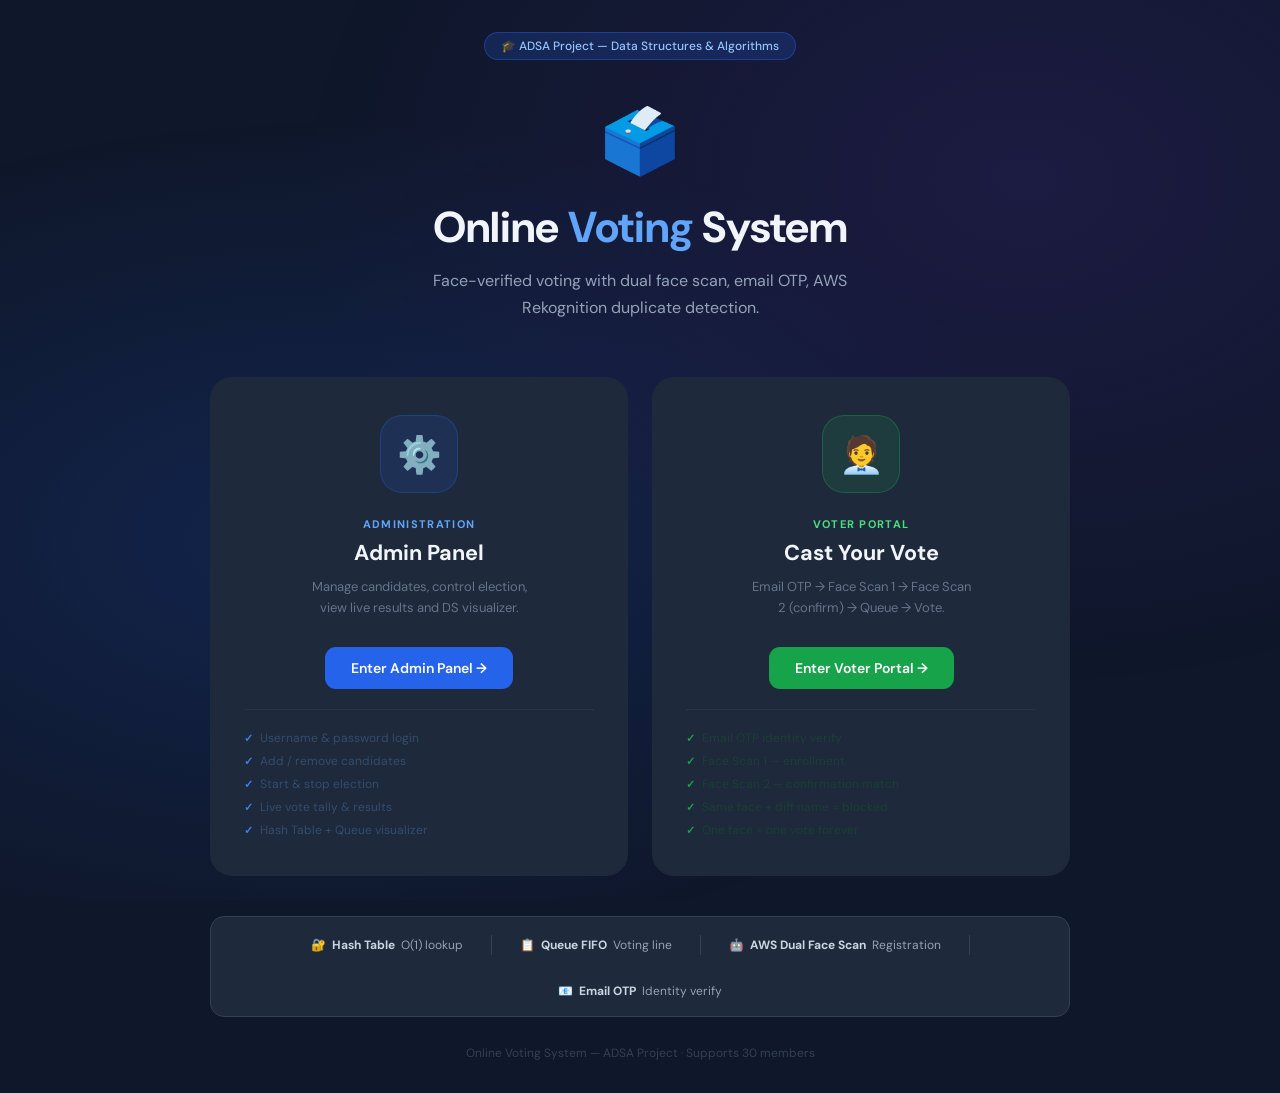
<file: index.html>
<!DOCTYPE html>
<html lang="en">
<head>
  <meta charset="UTF-8"/>
  <meta name="viewport" content="width=device-width,initial-scale=1.0"/>
  <title>Online Voting System — ADSA Project</title>
  <link href="https://fonts.googleapis.com/css2?family=DM+Sans:wght@400;500;600;700&family=DM+Mono:wght@500&display=swap" rel="stylesheet"/>
  <style>
    *,*::before,*::after{box-sizing:border-box;margin:0;padding:0}
    body{font-family:'DM Sans',sans-serif;min-height:100vh;background:#0f172a;display:flex;flex-direction:column;align-items:center;justify-content:center;padding:2rem}
    body::before{content:'';position:fixed;inset:0;background:radial-gradient(ellipse at 25% 60%,rgba(37,99,235,.18) 0%,transparent 55%),radial-gradient(ellipse at 80% 20%,rgba(124,58,237,.12) 0%,transparent 50%);pointer-events:none}
    .wrap{width:100%;max-width:860px;position:relative;z-index:1;text-align:center}
    .badge{display:inline-block;background:rgba(37,99,235,.2);border:1px solid rgba(37,99,235,.4);color:#93c5fd;font-size:12px;font-weight:500;padding:5px 16px;border-radius:999px;margin-bottom:2.5rem}
    .hi{font-size:64px;display:block;margin-bottom:1rem}
    h1{font-size:2.7rem;font-weight:700;color:#f1f5f9;margin-bottom:.75rem}
    h1 em{color:#60a5fa;font-style:normal}
    .sub{font-size:16px;color:#94a3b8;max-width:500px;margin:0 auto 3.5rem;line-height:1.7}
    .cards{display:grid;grid-template-columns:1fr 1fr;gap:1.5rem;margin-bottom:2.5rem}
    .card{background:#1e293b;border:2px solid #1e293b;border-radius:22px;padding:2.25rem 2rem;text-align:center;text-decoration:none;display:flex;flex-direction:column;align-items:center;transition:transform .2s,border-color .2s,box-shadow .2s}
    .card:hover{transform:translateY(-5px)}
    .card.admin:hover{border-color:#3b82f6;box-shadow:0 24px 60px rgba(37,99,235,.28)}
    .card.voter:hover{border-color:#22c55e;box-shadow:0 24px 60px rgba(34,197,94,.22)}
    .ci{width:78px;height:78px;border-radius:22px;display:flex;align-items:center;justify-content:center;font-size:36px;margin-bottom:1.5rem}
    .admin .ci{background:rgba(37,99,235,.15);border:1px solid rgba(37,99,235,.3)}
    .voter .ci{background:rgba(34,197,94,.12);border:1px solid rgba(34,197,94,.25)}
    .role{font-size:11px;font-weight:700;text-transform:uppercase;letter-spacing:.12em;margin-bottom:8px}
    .admin .role{color:#60a5fa}.voter .role{color:#4ade80}
    .ctitle{font-size:1.35rem;font-weight:700;color:#f1f5f9;margin-bottom:10px}
    .cdesc{font-size:13px;color:#64748b;line-height:1.6;margin-bottom:1.75rem;max-width:220px}
    .cbtn{display:inline-block;padding:12px 26px;border-radius:11px;font-size:14px;font-weight:600;border:none;cursor:pointer;font-family:'DM Sans',sans-serif;text-decoration:none}
    .admin .cbtn{background:#2563eb;color:#fff}
    .voter .cbtn{background:#16a34a;color:#fff}
    .feats{margin-top:1.25rem;width:100%;border-top:1px solid rgba(255,255,255,.05);padding-top:1.25rem;text-align:left;display:flex;flex-direction:column;gap:7px}
    .feat{font-size:12px;display:flex;align-items:center;gap:7px}
    .feat::before{content:'✓';font-size:11px;font-weight:700}
    .admin .feat{color:#334d6e}.admin .feat::before{color:#3b82f6}
    .voter .feat{color:#1a4033}.voter .feat::before{color:#16a34a}
    .strip{background:#1e293b;border:1px solid #334155;border-radius:14px;padding:1.1rem 1.5rem;display:flex;align-items:center;justify-content:center;gap:1.75rem;flex-wrap:wrap}
    .si{font-size:12px;color:#94a3b8;display:flex;align-items:center;gap:6px}
    .si strong{color:#cbd5e1}
    .sep{width:1px;height:20px;background:#334155}
    .foot{margin-top:1.75rem;font-size:12px;color:#334155}
    @media(max-width:580px){.cards{grid-template-columns:1fr}h1{font-size:2rem}.sep{display:none}}
  </style>
</head>
<body>
<div class="wrap">
  <div class="badge">🎓 ADSA Project — Data Structures &amp; Algorithms</div>
  <span class="hi">🗳️</span>
  <h1>Online <em>Voting</em> System</h1>
  <p class="sub">Face-verified voting with dual face scan, email OTP, AWS Rekognition duplicate detection.</p>
  <div class="cards">
    <a class="card admin" href="admin.html">
      <div class="ci">⚙️</div>
      <div class="role">Administration</div>
      <div class="ctitle">Admin Panel</div>
      <div class="cdesc">Manage candidates, control election, view live results and DS visualizer.</div>
      <div class="cbtn">Enter Admin Panel →</div>
      <div class="feats">
        <div class="feat">Username &amp; password login</div>
        <div class="feat">Add / remove candidates</div>
        <div class="feat">Start &amp; stop election</div>
        <div class="feat">Live vote tally &amp; results</div>
        <div class="feat">Hash Table + Queue visualizer</div>
      </div>
    </a>
    <a class="card voter" href="voter.html">
      <div class="ci">🧑‍💼</div>
      <div class="role">Voter Portal</div>
      <div class="ctitle">Cast Your Vote</div>
      <div class="cdesc">Email OTP → Face Scan 1 → Face Scan 2 (confirm) → Queue → Vote.</div>
      <div class="cbtn">Enter Voter Portal →</div>
      <div class="feats">
        <div class="feat">Email OTP identity verify</div>
        <div class="feat">Face Scan 1 — enrollment</div>
        <div class="feat">Face Scan 2 — confirmation match</div>
        <div class="feat">Same face + diff name = blocked</div>
        <div class="feat">One face = one vote forever</div>
      </div>
    </a>
  </div>
  <div class="strip">
    <div class="si">🔐 <strong>Hash Table</strong> O(1) lookup</div>
    <div class="sep"></div>
    <div class="si">📋 <strong>Queue FIFO</strong> Voting line</div>
    <div class="sep"></div>
    <div class="si">🤖 <strong>AWS Dual Face Scan</strong> Registration</div>
    <div class="sep"></div>
    <div class="si">📧 <strong>Email OTP</strong> Identity verify</div>
  </div>
  <div class="foot">Online Voting System — ADSA Project · Supports 30 members</div>
</div>
</body>
</html>
</file>
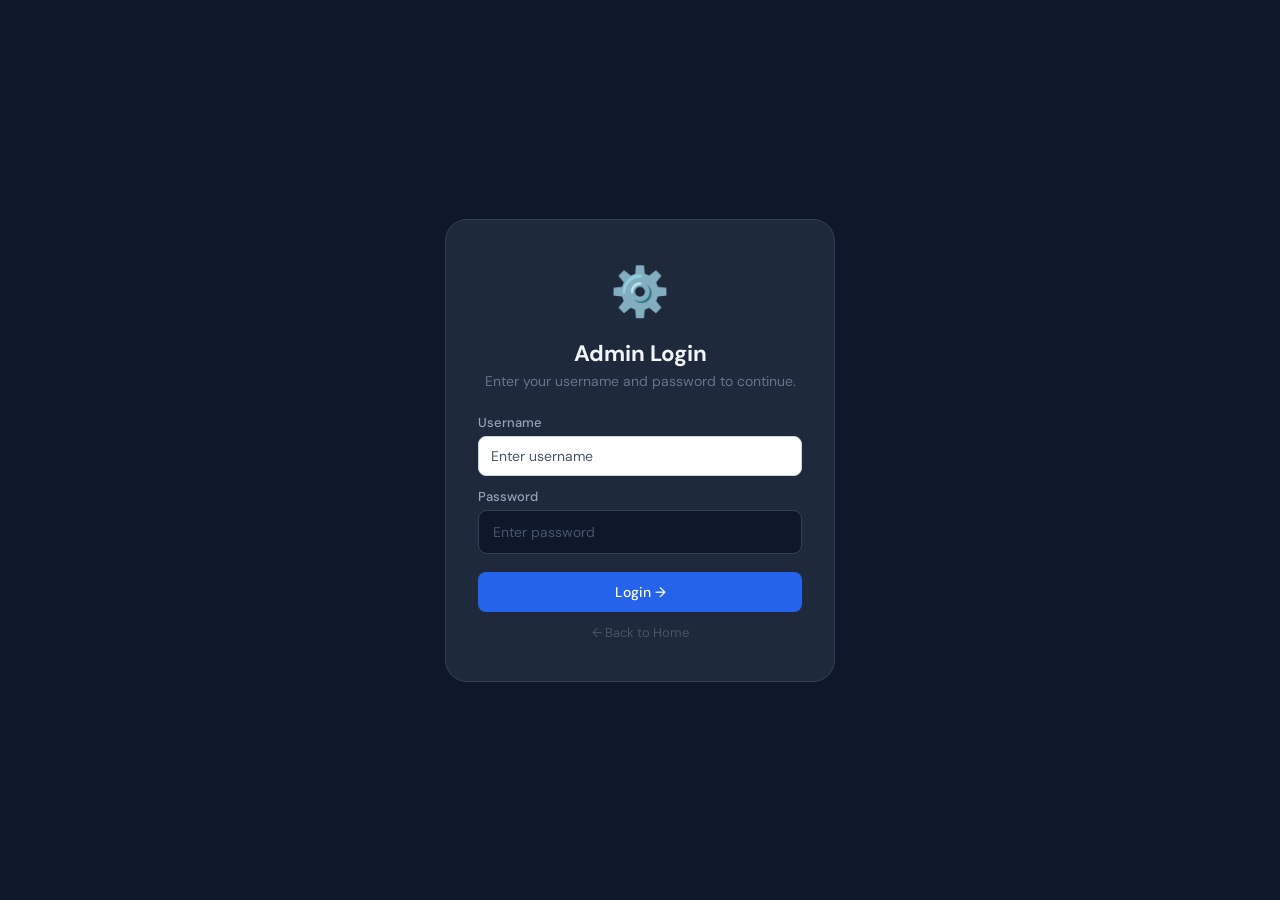
<file: admin.html>
<!DOCTYPE html>
<html lang="en">
<head>
  <meta charset="UTF-8"/>
  <meta name="viewport" content="width=device-width,initial-scale=1.0"/>
  <title>Admin Panel — Voting System</title>
  <link href="https://fonts.googleapis.com/css2?family=DM+Sans:wght@400;500;600;700&family=DM+Mono:wght@400;500&display=swap" rel="stylesheet"/>
  <style>
*,*::before,*::after{box-sizing:border-box;margin:0;padding:0}
html,body{height:100%}
body{font-family:'DM Sans',sans-serif;font-size:15px;color:#1e293b;background:#f1f5f9}
#login-screen{position:fixed;inset:0;background:#0f172a;display:flex;align-items:center;justify-content:center;padding:2rem;z-index:100}
.login-card{background:#1e293b;border:1px solid #334155;border-radius:22px;padding:2.5rem 2rem;width:100%;max-width:390px;text-align:center}
.licon{font-size:48px;margin-bottom:1rem}
.login-card h2{font-size:1.4rem;font-weight:700;color:#f1f5f9;margin-bottom:4px}
.lsub{font-size:14px;color:#64748b;margin-bottom:1.5rem}
.login-card label{display:block;text-align:left;font-size:13px;font-weight:500;color:#94a3b8;margin-bottom:5px;margin-top:12px}
.login-card input{width:100%;height:44px;padding:0 14px;background:#0f172a;border:1px solid #334155;border-radius:9px;color:#f1f5f9;font-family:'DM Sans',sans-serif;font-size:14px;outline:none;transition:border-color .15s}
.login-card input:focus{border-color:#3b82f6}
.login-card input::placeholder{color:#475569}
.full{width:100%;margin-top:18px}
.back-link{display:block;margin-top:12px;font-size:13px;color:#475569;text-decoration:none}
.back-link:hover{color:#94a3b8}
#shell{display:flex;width:100%;min-height:100vh}
.sidebar{width:240px;background:#0f172a;display:flex;flex-direction:column;position:fixed;top:0;left:0;bottom:0;z-index:10}
.brand{padding:16px 18px;border-bottom:1px solid rgba(255,255,255,.07)}
.back-home{font-size:12px;color:rgba(255,255,255,.3);text-decoration:none;display:block;margin-bottom:12px}
.back-home:hover{color:rgba(255,255,255,.65)}
.brand-row{display:flex;align-items:center;gap:11px}
.brand-icon{font-size:26px}
.brand-name{font-size:14px;font-weight:600;color:#fff}
.brand-sub{font-size:11px;color:rgba(255,255,255,.3);margin-top:1px}
.nav{flex:1;padding:12px 10px;display:flex;flex-direction:column;gap:2px}
.nb{display:flex;align-items:center;gap:10px;padding:10px 12px;border-radius:9px;border:none;background:transparent;color:rgba(255,255,255,.45);font-family:'DM Sans',sans-serif;font-size:14px;cursor:pointer;text-align:left;transition:all .15s;width:100%}
.nb span{font-size:16px;width:20px;text-align:center}
.nb:hover{background:rgba(255,255,255,.07);color:rgba(255,255,255,.85)}
.nb.active{background:rgba(37,99,235,.28);color:#fff;font-weight:500}
.sidebar-foot{padding:14px 16px;border-top:1px solid rgba(255,255,255,.07);display:flex;flex-direction:column;gap:8px}
.status-row{display:flex;align-items:center;gap:8px}
.dot{width:8px;height:8px;border-radius:50%;background:#334155;transition:all .3s;flex-shrink:0}
.dot.on{background:#4ade80;box-shadow:0 0 7px #4ade80}
.s-txt{font-size:13px;color:rgba(255,255,255,.4)}
.portal-link{font-size:12px;color:#60a5fa;text-decoration:none;padding:7px 10px;border:1px solid rgba(96,165,250,.25);border-radius:8px;text-align:center;transition:all .15s}
.portal-link:hover{background:rgba(96,165,250,.1)}
.logout-btn{background:rgba(239,68,68,.1);border:1px solid rgba(239,68,68,.25);color:#f87171;border-radius:8px;padding:7px;font-family:'DM Sans',sans-serif;font-size:12px;cursor:pointer;transition:all .15s;text-align:center}
.logout-btn:hover{background:rgba(239,68,68,.2)}
.main{margin-left:240px;flex:1;padding:2rem 2.25rem;min-height:100vh}
.tab{display:none}.tab.active{display:block}
.ph{margin-bottom:1.5rem}.ph h1{font-size:1.5rem;font-weight:700;color:#0f172a}.ph p{font-size:14px;color:#64748b;margin-top:3px}
.stats{display:grid;grid-template-columns:repeat(4,1fr);gap:12px;margin-bottom:1.25rem}
.stat{background:#fff;border:1px solid #e2e8f0;border-radius:12px;padding:1rem 1.2rem;box-shadow:0 1px 2px rgba(0,0,0,.04)}
.sn{font-size:1.9rem;font-weight:700;color:#0f172a;line-height:1}
.sl{font-size:12px;color:#94a3b8;margin-top:5px}
.card{background:#fff;border:1px solid #e2e8f0;border-radius:12px;padding:1.2rem 1.4rem;box-shadow:0 1px 2px rgba(0,0,0,.04)}
.ch{font-size:12px;font-weight:600;color:#94a3b8;text-transform:uppercase;letter-spacing:.06em;margin-bottom:1rem;display:flex;align-items:center;gap:8px;flex-wrap:wrap}
.mt12{margin-top:12px}.mb12{margin-bottom:12px}
input[type=text],input[type=number]{height:40px;padding:0 12px;border:1px solid #cbd5e1;border-radius:8px;font-family:'DM Sans',sans-serif;font-size:14px;color:#1e293b;background:#fff;outline:none;transition:border-color .15s,box-shadow .15s;width:100%}
input:focus{border-color:#3b82f6;box-shadow:0 0 0 3px rgba(59,130,246,.1)}
input::placeholder{color:#94a3b8}
.irow{display:flex;gap:8px;flex-wrap:wrap}.irow input{flex:1;min-width:120px}
.frow{display:flex;align-items:center;gap:12px;flex-wrap:wrap}
.fl{font-size:13px;font-weight:500;color:#64748b;white-space:nowrap}
.btnrow{display:flex;gap:8px;flex-wrap:wrap}
.btn{height:40px;padding:0 16px;border-radius:8px;font-family:'DM Sans',sans-serif;font-size:14px;font-weight:500;cursor:pointer;border:none;white-space:nowrap;transition:all .15s}
.btn-green{background:#16a34a;color:#fff}.btn-green:hover{background:#15803d}
.btn-blue{background:#2563eb;color:#fff}.btn-blue:hover{background:#1d4ed8}
.btn-red{background:#dc2626;color:#fff}.btn-red:hover{background:#b91c1c}
.btn-outline{background:#fff;color:#374151;border:1px solid #d1d5db}.btn-outline:hover{background:#f8fafc}
.btn-outline-red{height:40px;padding:0 16px;border-radius:8px;font-family:'DM Sans',sans-serif;font-size:14px;font-weight:500;cursor:pointer;background:#fff;color:#dc2626;border:1px solid #fca5a5}
.btn-sm{height:32px;padding:0 10px;font-size:12px}
.msg{font-size:13px;border-radius:7px;min-height:0;padding:0}.msg:not(:empty){padding:8px 12px;margin-top:8px}
.msg-ok{background:#f0fdf4;color:#15803d;border:1px solid #bbf7d0}
.msg-err{background:#fef2f2;color:#dc2626;border:1px solid #fecaca}
.msg-info{background:#eff6ff;color:#2563eb;border:1px solid #bfdbfe}
.muted{color:#94a3b8;font-size:13px}
.empty{color:#94a3b8;font-size:13px;padding:1.25rem;text-align:center}
.tbl{width:100%;border-collapse:collapse;font-size:13px}
.tbl th{text-align:left;padding:7px 10px;font-size:11px;font-weight:600;color:#94a3b8;text-transform:uppercase;letter-spacing:.05em;border-bottom:1px solid #f1f5f9}
.tbl td{padding:9px 10px;border-bottom:1px solid #f8fafc;vertical-align:middle}
.tbl tr:last-child td{border-bottom:none}
.badge{display:inline-block;padding:2px 9px;border-radius:999px;font-size:11px;font-weight:500}
.badge-yes{background:#f0fdf4;color:#16a34a}.badge-no{background:#fffbeb;color:#d97706}
.face-thumb{width:36px;height:36px;border-radius:50%;object-fit:cover;border:2px solid #e2e8f0}
.no-face{width:36px;height:36px;border-radius:50%;background:#f1f5f9;border:2px solid #e2e8f0;display:inline-flex;align-items:center;justify-content:center;font-size:18px}
.pill{background:#eff6ff;color:#2563eb;font-size:11px;padding:2px 8px;border-radius:999px;font-family:'DM Mono',monospace;text-transform:none;letter-spacing:0;font-weight:500}
.ds-desc{font-size:13px;color:#64748b;margin-bottom:1rem;line-height:1.6}
.ds-desc code{font-family:'DM Mono',monospace;background:#f1f5f9;padding:2px 7px;border-radius:4px;font-size:12px}
.hash-grid{display:flex;flex-wrap:wrap;gap:6px}
.hb{text-align:center;min-width:54px}
.hb-lbl{font-size:10px;color:#94a3b8;font-family:'DM Mono',monospace;margin-bottom:3px}
.hb-box{background:#f8fafc;border:1px solid #e2e8f0;border-radius:6px;padding:4px 5px;min-height:32px;font-size:10px;font-family:'DM Mono',monospace;color:#94a3b8;display:flex;flex-direction:column;align-items:center;justify-content:center;gap:2px}
.hb-box.filled{background:#eff6ff;border-color:#93c5fd;color:#2563eb}
.queue-row{display:flex;flex-wrap:wrap;align-items:flex-end;gap:6px;min-height:42px}
.qb{background:#eff6ff;border:1px solid #93c5fd;border-radius:8px;padding:7px 12px;font-size:13px;color:#1d4ed8;font-weight:500}
.qb-lbl{font-size:10px;color:#94a3b8;font-family:'DM Mono',monospace;text-align:center;margin-top:3px}
.q-arrow{color:#94a3b8;font-size:20px;padding-bottom:4px}
.algo-grid{display:grid;grid-template-columns:repeat(3,1fr);gap:12px;margin-top:6px}
.abox{background:#f8fafc;border:1px solid #e2e8f0;border-radius:10px;padding:1rem}
.an{font-size:13px;font-weight:600;color:#1e293b;margin-bottom:4px}
.ab{font-size:1rem;font-weight:700;color:#2563eb;font-family:'DM Mono',monospace;margin-bottom:6px}
.ad{font-size:12px;color:#64748b;line-height:1.5}
.bar-row{display:flex;align-items:center;gap:10px;margin-bottom:10px}
.bn{width:130px;font-size:13px;font-weight:500;overflow:hidden;text-overflow:ellipsis;white-space:nowrap;flex-shrink:0}
.bt{flex:1;height:26px;background:#f1f5f9;border-radius:6px;overflow:hidden}
.bf{height:100%;border-radius:6px;display:flex;align-items:center;padding-left:10px;transition:width .5s}
.bf span{font-size:12px;font-weight:500;color:#fff}
.bp{font-size:12px;color:#94a3b8;width:34px;text-align:right;flex-shrink:0}
  </style>
</head>
<body>

<!-- LOGIN -->
<div id="login-screen">
  <div class="login-card">
    <div class="licon">⚙️</div>
    <h2>Admin Login</h2>
    <p class="lsub">Enter your username and password to continue.</p>
    <label>Username</label>
    <input type="text" id="l-user" placeholder="Enter username" autocomplete="username"/>
    <label>Password</label>
    <input type="password" id="l-pass" placeholder="Enter password" autocomplete="current-password"/>
    <button class="btn btn-blue full" onclick="doLogin()">Login →</button>
    <div id="l-msg" class="msg"></div>
    <a href="index.html" class="back-link">← Back to Home</a>
  </div>
</div>

<!-- ADMIN SHELL -->
<div id="shell" style="display:none">
  <aside class="sidebar">
    <div class="brand">
      <a href="index.html" class="back-home">← Home</a>
      <div class="brand-row">
        <div class="brand-icon">⚙️</div>
        <div>
          <div class="brand-name">Admin Panel</div>
          <div class="brand-sub">Voting System</div>
        </div>
      </div>
    </div>
    <nav class="nav">
      <button class="nb active" data-tab="dashboard"><span>📊</span>Dashboard</button>
      <button class="nb" data-tab="candidates"><span>🧑‍💼</span>Candidates</button>
      <button class="nb" data-tab="voters"><span>👥</span>Voters</button>
      <button class="nb" data-tab="results"><span>📈</span>Results</button>
      <button class="nb" data-tab="ds"><span>🔬</span>Data Structures</button>
    </nav>
    <div class="sidebar-foot">
      <div class="status-row"><div class="dot" id="s-dot"></div><span id="s-txt" class="s-txt">Inactive</span></div>
      <a href="voter.html" target="_blank" class="portal-link">🧑‍💼 Voter Portal ↗</a>
      <button class="logout-btn" onclick="doLogout()">🚪 Logout</button>
    </div>
  </aside>
  <main class="main">
    <!-- DASHBOARD -->
    <div class="tab active" id="tab-dashboard">
      <div class="ph"><h1>Dashboard</h1><p>Election overview and control.</p></div>
      <div class="stats">
        <div class="stat"><div class="sn" id="d-voters">0</div><div class="sl">Registered Voters</div></div>
        <div class="stat"><div class="sn" id="d-cands">0</div><div class="sl">Candidates</div></div>
        <div class="stat"><div class="sn" id="d-votes">0</div><div class="sl">Votes Cast</div></div>
        <div class="stat"><div class="sn" id="d-turnout">0%</div><div class="sl">Turnout</div></div>
      </div>
      <div class="card">
        <div class="ch">Election Control</div>
        <div class="frow">
          <label class="fl">Election Title</label>
          <input type="text" id="e-title" placeholder="e.g. Class President 2025" style="max-width:300px"/>
        </div>
        <div class="btnrow mt12">
          <button class="btn btn-green" id="btn-toggle" onclick="toggleElection()">▶ Start Election</button>
          <button class="btn btn-outline-red" onclick="resetAll()">🗑 Reset All</button>
        </div>
        <div id="ctrl-msg" class="msg"></div>
      </div>
      <div class="card mt12">
        <div class="ch">Live Vote Tally</div>
        <div id="dash-bars"><p class="muted">No votes yet.</p></div>
      </div>
    </div>
    <!-- CANDIDATES -->
    <div class="tab" id="tab-candidates">
      <div class="ph"><h1>Candidates</h1><p>Add candidates before starting the election.</p></div>
      <div class="card">
        <div class="ch">Add Candidate</div>
        <div class="irow">
          <input type="text" id="c-name" placeholder="Full name"/>
          <input type="text" id="c-party" placeholder="Party / Group"/>
          <button class="btn btn-blue" onclick="addCand()">+ Add</button>
        </div>
        <div id="c-msg" class="msg"></div>
        <table class="tbl mt12">
          <thead><tr><th>#</th><th>Name</th><th>Party</th><th>Votes</th><th></th></tr></thead>
          <tbody id="c-body"><tr><td colspan="5" class="empty">No candidates yet.</td></tr></tbody>
        </table>
      </div>
    </div>
    <!-- VOTERS -->
    <div class="tab" id="tab-voters">
      <div class="ph"><h1>Voters</h1><p>All registered voters. Max 30 members.</p></div>
      <div class="card">
        <div class="irow mb12">
          <input type="text" id="v-search" placeholder="Search by name, Voter ID or phone…" oninput="renderVoters()" style="max-width:380px"/>
          <span class="muted" id="v-count"></span>
        </div>
        <table class="tbl">
          <thead><tr><th>Voter ID</th><th>Name</th><th>Email</th><th>Face</th><th>Hash Bucket</th><th>Status</th></tr></thead>
          <tbody id="v-body"><tr><td colspan="6" class="empty">No voters yet.</td></tr></tbody>
        </table>
      </div>
    </div>
    <!-- RESULTS -->
    <div class="tab" id="tab-results">
      <div class="ph"><h1>Live Results</h1><p>Real-time vote counts.</p></div>
      <div class="stats" style="grid-template-columns:repeat(3,1fr)">
        <div class="stat"><div class="sn" id="r-total">0</div><div class="sl">Total Votes</div></div>
        <div class="stat"><div class="sn" id="r-lead" style="font-size:1rem;line-height:1.4">—</div><div class="sl">Leading</div></div>
        <div class="stat"><div class="sn" id="r-turn">0%</div><div class="sl">Turnout</div></div>
      </div>
      <div class="card mt12">
        <div class="ch">Results Chart</div>
        <div id="r-bars"><p class="muted">No votes yet.</p></div>
      </div>
      <div class="card mt12">
        <div class="ch">Search Candidate <span class="pill">Linear Search O(n)</span></div>
        <input type="text" id="r-search" oninput="searchCand()" placeholder="Type candidate name…" style="max-width:300px"/>
        <div id="r-out" class="mt12"></div>
      </div>
    </div>
    <!-- DATA STRUCTURES -->
    <div class="tab" id="tab-ds">
      <div class="ph"><h1>Data Structures</h1><p>Live visualization of algorithms powering this system.</p></div>
      <div class="card">
        <div class="ch">🔐 Hash Table — Voter Registry <span class="pill">O(1) lookup</span></div>
        <p class="ds-desc">Voter IDs hashed via <code>hash = Σ(char×31ⁱ) mod 16</code> into 16 buckets.</p>
        <div id="ds-hash" class="hash-grid"></div>
      </div>
      <div class="card mt12">
        <div class="ch">📋 Queue — Voting Line <span class="pill">FIFO</span></div>
        <div id="ds-queue" class="queue-row"><span class="muted">Queue is empty.</span></div>
      </div>
    </div>
  </main>
</div>

<script>
// ── Credentials (edit here) ──────────────────────────────────────────────────
var ADMIN_USERNAME = "jahnavy";
var ADMIN_PASSWORD = "admin123";

var COLORS = ['#2563eb','#16a34a','#dc2626','#9333ea','#d97706','#0891b2','#be185d'];
var STORE  = 'ovs_v8';

// ── DB ────────────────────────────────────────────────────────────────────────
var DB = {
  _def: function() {
    return {
      election:   { is_active: false, title: 'General Election 2025' },
      candidates: {}, voters: {}, queue: [], votes_log: [], next_id: 1001
    };
  },
  get: function() {
    try {
      var d = JSON.parse(localStorage.getItem(STORE) || 'null');
      if (!d) return this._def();
      d.queue = d.queue || []; d.votes_log = d.votes_log || [];
      d.candidates = d.candidates || {}; d.voters = d.voters || {};
      return d;
    } catch(e) { return this._def(); }
  },
  save: function(d) { localStorage.setItem(STORE, JSON.stringify(d)); },
  clear: function() { localStorage.removeItem(STORE); }
};

function hashId(id) {
  var h = 0;
  for (var i = 0; i < id.length; i++) h = (h * 31 + id.charCodeAt(i)) % 16;
  return h;
}

function setMsg(id, text, type) {
  var el = document.getElementById(id);
  if (el) { el.textContent = text; el.className = 'msg msg-' + type; }
}

// ── Login ─────────────────────────────────────────────────────────────────────
function doLogin() {
  var user = document.getElementById('l-user').value.trim();
  var pass = document.getElementById('l-pass').value;
  var msg  = document.getElementById('l-msg');
  if (user === ADMIN_USERNAME && pass === ADMIN_PASSWORD) {
    sessionStorage.setItem('adminOk', '1');
    showAdminShell();
  } else {
    msg.textContent = '❌ Incorrect username or password.';
    msg.className = 'msg msg-err';
  }
}

function showAdminShell() {
  document.getElementById('login-screen').style.display = 'none';
  document.getElementById('shell').style.display        = 'flex';
  renderDash(); renderCands();
}

function doLogout() {
  sessionStorage.removeItem('adminOk');
  location.reload();
}

// Restore session
window.addEventListener('DOMContentLoaded', function() {
  if (sessionStorage.getItem('adminOk')) showAdminShell();

  // Enter key on login
  ['l-user','l-pass'].forEach(function(id) {
    var el = document.getElementById(id);
    if (el) el.addEventListener('keydown', function(e) { if (e.key === 'Enter') doLogin(); });
  });

  // Tab navigation
  document.querySelectorAll('.nb').forEach(function(btn) {
    btn.addEventListener('click', function() {
      document.querySelectorAll('.nb').forEach(function(b)  { b.classList.remove('active'); });
      document.querySelectorAll('.tab').forEach(function(t) { t.classList.remove('active'); });
      btn.classList.add('active');
      document.getElementById('tab-' + btn.dataset.tab).classList.add('active');
      var t = btn.dataset.tab;
      if (t === 'dashboard')  renderDash();
      if (t === 'candidates') renderCands();
      if (t === 'voters')     renderVoters();
      if (t === 'results')    renderResults();
      if (t === 'ds')         renderDS();
    });
  });
});

// ── Election ──────────────────────────────────────────────────────────────────
function toggleElection() {
  var db    = DB.get();
  var title = document.getElementById('e-title').value.trim() || db.election.title;
  if (!db.election.is_active && !Object.keys(db.candidates).length) {
    setMsg('ctrl-msg', 'Add at least one candidate first.', 'err'); return;
  }
  db.election.is_active = !db.election.is_active;
  db.election.title     = title;
  DB.save(db);
  var on  = db.election.is_active;
  var btn = document.getElementById('btn-toggle');
  btn.textContent = on ? '⏹ End Election' : '▶ Start Election';
  btn.className   = on ? 'btn btn-red' : 'btn btn-green';
  syncPill(on);
  setMsg('ctrl-msg', on ? 'Election is ACTIVE! Share voter.html with all members.' : 'Election ended.', on ? 'ok' : 'info');
  renderDash();
}

function resetAll() {
  if (!confirm('Reset ALL data? This deletes voters, candidates, queue and clears AWS faces.')) return;
  DB.clear(); location.reload();
}

// ── Candidates ────────────────────────────────────────────────────────────────
function addCand() {
  var name  = document.getElementById('c-name').value.trim();
  var party = document.getElementById('c-party').value.trim() || 'Independent';
  if (!name) { setMsg('c-msg', 'Name is required.', 'err'); return; }
  var db = DB.get();
  if (Object.values(db.candidates).find(function(c) { return c.name.toLowerCase() === name.toLowerCase(); })) {
    setMsg('c-msg', 'Candidate already exists.', 'err'); return;
  }
  var id = Date.now().toString();
  db.candidates[id] = { id: id, name: name, party: party, votes: 0 };
  DB.save(db);
  document.getElementById('c-name').value  = '';
  document.getElementById('c-party').value = '';
  setMsg('c-msg', '"' + name + '" added!', 'ok');
  renderCands(); renderDash();
}

function removeCand(id) {
  var db = DB.get();
  if (db.election.is_active) { alert('Cannot remove candidates during an active election.'); return; }
  if (!confirm('Remove this candidate?')) return;
  delete db.candidates[id];
  DB.save(db); renderCands(); renderDash();
}

function renderCands() {
  var db    = DB.get();
  var cands = Object.values(db.candidates);
  var tb    = document.getElementById('c-body');
  if (!cands.length) { tb.innerHTML = '<tr><td colspan="5" class="empty">No candidates yet.</td></tr>'; return; }
  tb.innerHTML = cands.map(function(c, i) {
    return '<tr><td style="color:#94a3b8">' + (i+1) + '</td><td style="font-weight:500">' + c.name + '</td><td style="color:#64748b">' + c.party + '</td><td><span style="background:#eff6ff;color:#2563eb;padding:2px 10px;border-radius:999px;font-size:12px;font-weight:600">' + c.votes + '</span></td><td><button class="btn btn-outline btn-sm" onclick="removeCand(\'' + c.id + '\')">Remove</button></td></tr>';
  }).join('');
}

// ── Voters ────────────────────────────────────────────────────────────────────
function renderVoters() {
  var db   = DB.get();
  var q    = (document.getElementById('v-search') ? document.getElementById('v-search').value : '').toLowerCase();
  var list = Object.values(db.voters);
  if (q) list = list.filter(function(v) { return (v.name||'').toLowerCase().includes(q) || (v.voter_id||'').toLowerCase().includes(q) || (v.email||'').includes(q); });
  document.getElementById('v-count').textContent = list.length + ' / 30';
  var tb = document.getElementById('v-body');
  if (!list.length) { tb.innerHTML = '<tr><td colspan="6" class="empty">No voters registered yet.</td></tr>'; return; }
  tb.innerHTML = list.map(function(v) {
    return '<tr><td><code style="font-family:\'DM Mono\',monospace;font-size:12px;background:#f1f5f9;padding:2px 7px;border-radius:4px">' + v.voter_id + '</code></td><td style="font-weight:500">' + v.name + '</td><td style="font-family:\'DM Mono\',monospace;font-size:12px">' + (v.email||'—') + '</td><td>' + (v.face_thumb ? '<img src="' + v.face_thumb + '" class="face-thumb"/>' : '<div class="no-face">👤</div>') + '</td><td style="font-family:\'DM Mono\',monospace;font-size:12px;color:#64748b">B' + v.bucket + '</td><td><span class="badge ' + (v.has_voted ? 'badge-yes' : 'badge-no') + '">' + (v.has_voted ? '✓ Voted' : 'Pending') + '</span></td></tr>';
  }).join('');
}

// ── Results ───────────────────────────────────────────────────────────────────
function renderBars(elId, cands, total) {
  var el = document.getElementById(elId);
  if (!cands.length) { el.innerHTML = '<p class="muted">No candidates yet.</p>'; return; }
  var sorted = cands.slice().sort(function(a,b) { return b.votes - a.votes; });
  var maxV   = Math.max.apply(null, sorted.map(function(c) { return c.votes; }).concat([1]));
  el.innerHTML = sorted.map(function(c) {
    var w   = Math.round(c.votes / maxV * 100);
    var pct = total ? Math.round(c.votes / total * 100) : 0;
    var col = COLORS[cands.indexOf(c) % COLORS.length];
    return '<div class="bar-row"><div class="bn">' + c.name + '</div><div class="bt"><div class="bf" style="width:' + w + '%;background:' + col + '">' + (c.votes > 0 ? '<span>' + c.votes + '</span>' : '') + '</div></div><div class="bp">' + pct + '%</div></div>';
  }).join('');
}

function renderResults() {
  var db    = DB.get();
  var cands = Object.values(db.candidates);
  var vc    = Object.keys(db.voters).length;
  var tv    = cands.reduce(function(s,c) { return s + c.votes; }, 0);
  document.getElementById('r-total').textContent = tv;
  document.getElementById('r-turn').textContent  = vc ? Math.round(tv/vc*100)+'%' : '0%';
  var sorted = cands.slice().sort(function(a,b) { return b.votes - a.votes; });
  document.getElementById('r-lead').textContent  = sorted.length && sorted[0].votes > 0 ? sorted[0].name : '—';
  renderBars('r-bars', cands, tv);
}

function searchCand() {
  var db    = DB.get();
  var q     = document.getElementById('r-search').value.trim().toLowerCase();
  var el    = document.getElementById('r-out');
  if (!q) { el.innerHTML = ''; return; }
  var cands = Object.values(db.candidates).filter(function(c) { return c.name.toLowerCase().includes(q); });
  var total = Object.values(db.candidates).reduce(function(s,c) { return s+c.votes; }, 0);
  if (!cands.length) { el.innerHTML = '<span class="muted">No candidate found.</span>'; return; }
  el.innerHTML = cands.map(function(c) {
    var pct = total ? Math.round(c.votes/total*100) : 0;
    return '<div style="display:flex;justify-content:space-between;align-items:center;padding:10px 14px;background:#f8fafc;border:1px solid #e2e8f0;border-radius:9px;margin-bottom:8px"><div><div style="font-weight:500">' + c.name + '</div><div style="font-size:12px;color:#94a3b8">' + c.party + '</div></div><div style="text-align:right"><div style="font-size:18px;font-weight:700;color:#2563eb">' + c.votes + '</div><div style="font-size:12px;color:#94a3b8">' + pct + '%</div></div></div>';
  }).join('');
}

// ── Dashboard ─────────────────────────────────────────────────────────────────
function renderDash() {
  var db    = DB.get();
  var cands = Object.values(db.candidates);
  var vc    = Object.keys(db.voters).length;
  var tv    = cands.reduce(function(s,c) { return s + c.votes; }, 0);
  document.getElementById('d-voters').textContent  = vc;
  document.getElementById('d-cands').textContent   = cands.length;
  document.getElementById('d-votes').textContent   = tv;
  document.getElementById('d-turnout').textContent = vc ? Math.round(tv/vc*100)+'%' : '0%';
  document.getElementById('e-title').value         = db.election.title || '';
  var btn = document.getElementById('btn-toggle');
  btn.textContent = db.election.is_active ? '⏹ End Election' : '▶ Start Election';
  btn.className   = db.election.is_active ? 'btn btn-red' : 'btn btn-green';
  syncPill(db.election.is_active);
  renderBars('dash-bars', cands, tv);
}

// ── DS ────────────────────────────────────────────────────────────────────────
function renderDS() {
  var db      = DB.get();
  var voters  = Object.values(db.voters);
  var buckets = Array.from({length:16}, function() { return []; });
  voters.forEach(function(v) { buckets[v.bucket || 0].push(v.voter_id); });
  document.getElementById('ds-hash').innerHTML = buckets.map(function(b,i) {
    return '<div class="hb"><div class="hb-lbl">B' + i + '</div><div class="hb-box ' + (b.length?'filled':'') + '">' + (b.length ? b.map(function(id) { return '<div>'+id+'</div>'; }).join('') : '—') + '</div></div>';
  }).join('');
  var queue = db.queue || [];
  var qEl   = document.getElementById('ds-queue');
  if (!queue.length) { qEl.innerHTML = '<span class="muted">Queue is empty.</span>'; return; }
  qEl.innerHTML = queue.map(function(v,i) {
    return (i>0?'<span class="q-arrow">→</span>':'') + '<div><div class="qb">' + v.name + '</div><div class="qb-lbl">' + (i===0?'FRONT':i===queue.length-1?'REAR':'') + '</div></div>';
  }).join('');
}

// ── Helpers ───────────────────────────────────────────────────────────────────
function syncPill(active) {
  document.getElementById('s-dot').className   = 'dot' + (active?' on':'');
  document.getElementById('s-txt').textContent = active ? 'Active' : 'Inactive';
}
</script>
</body>
</html>
</file>
